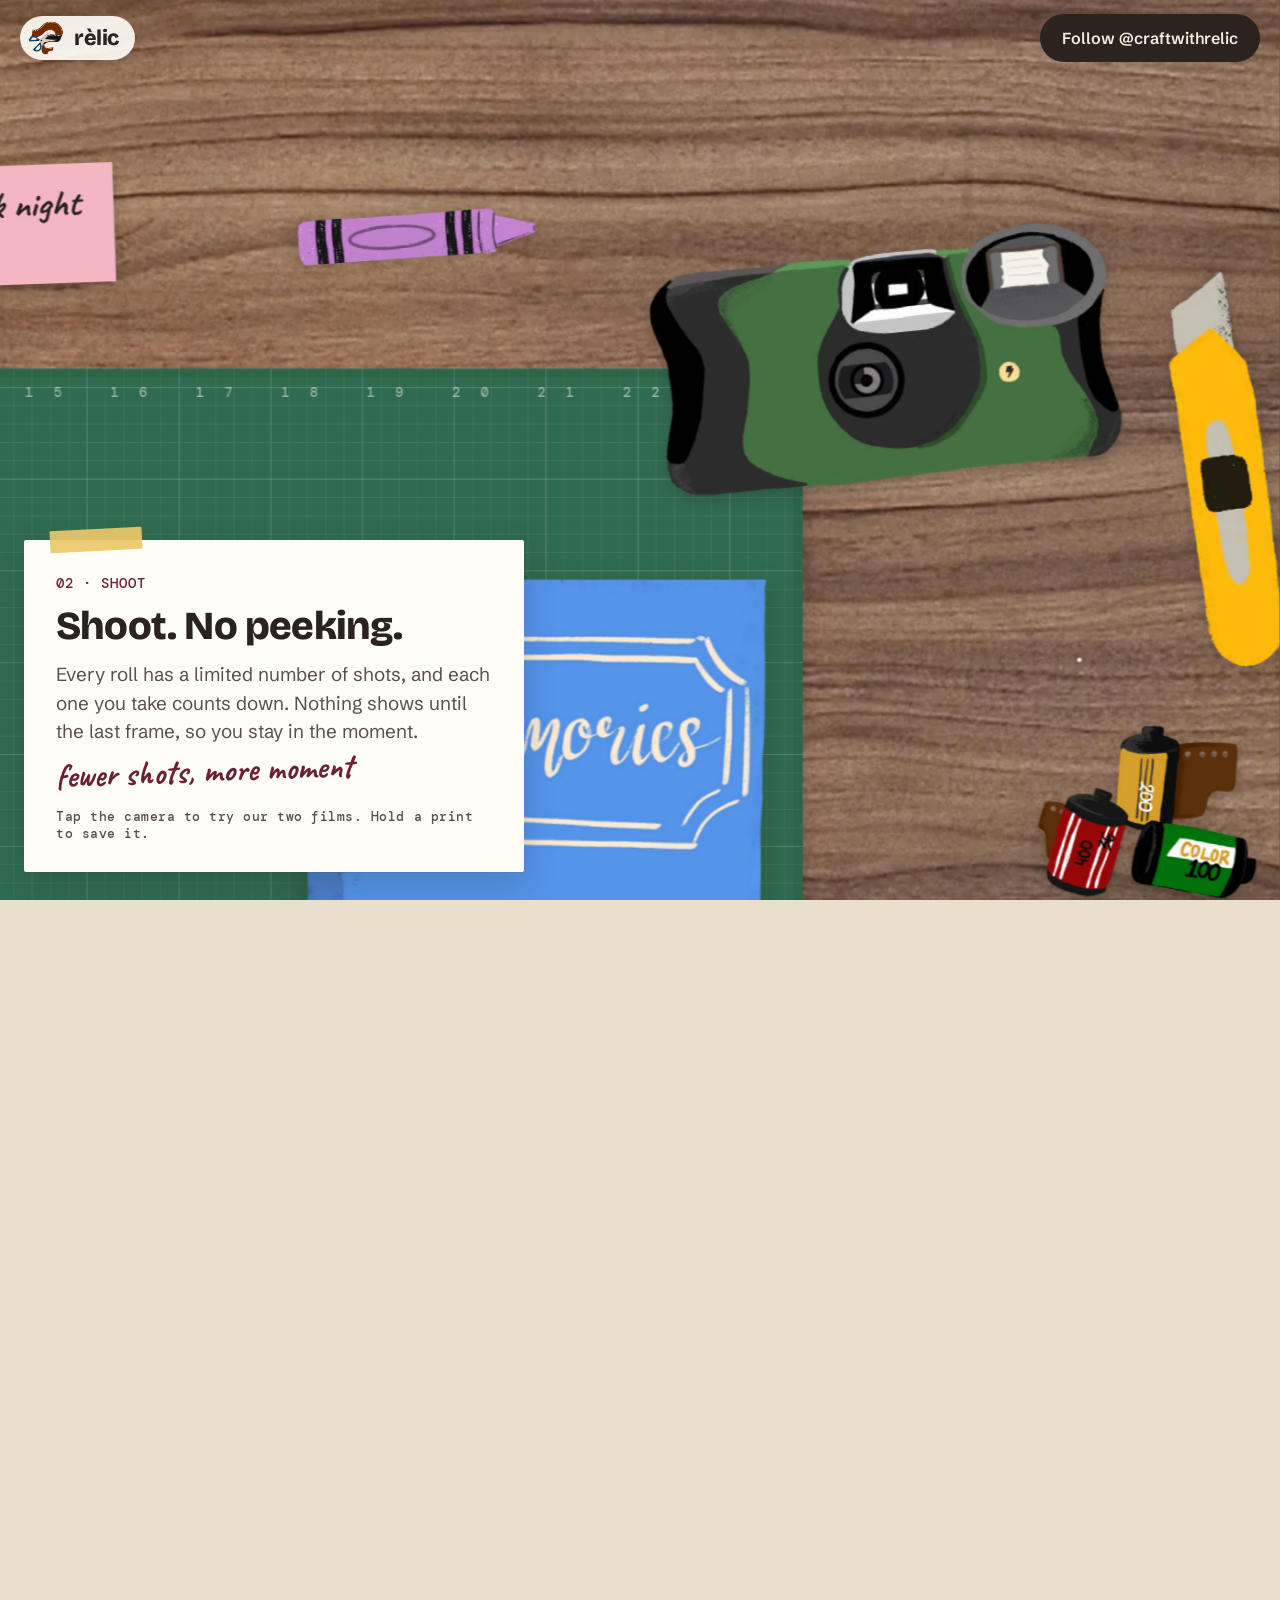
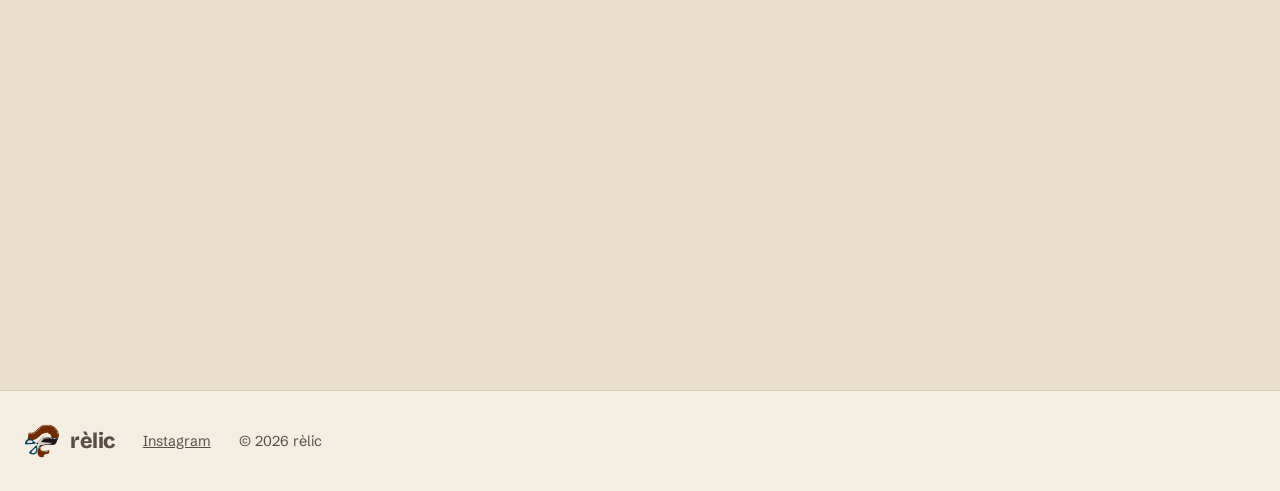
<file: site/index.html>
<!doctype html>
<html lang="en">
<head>
  <meta charset="utf-8">
  <meta name="viewport" content="width=device-width, initial-scale=1, viewport-fit=cover">
  <title>rèlic: shoot together, scrapbook together</title>
  <meta name="description" content="rèlic is a shared disposable camera for your friend group. Limited shots, revealed when the roll is done, made into one scrapbook by everyone. Coming soon to the App Store.">
  <meta name="theme-color" content="#F4EEE2">
  <meta property="og:title" content="rèlic: shoot together, scrapbook together">
  <meta property="og:description" content="A shared disposable camera for your friend group. Coming soon to the App Store.">
  <meta property="og:type" content="website">
  <meta property="og:image" content="share.jpg">
  <meta property="og:image:width" content="1200">
  <meta property="og:image:height" content="630">
  <meta name="twitter:card" content="summary_large_image">
  <link rel="icon" type="image/png" href="assets/img/favicon.png">
  <link rel="apple-touch-icon" href="assets/img/apple-touch-icon.png">
  <link rel="preconnect" href="https://fonts.googleapis.com">
  <link rel="preconnect" href="https://fonts.gstatic.com" crossorigin>
  <link rel="stylesheet" href="https://fonts.googleapis.com/css2?family=Bricolage+Grotesque:opsz,wght@12..96,700;12..96,800&family=Schibsted+Grotesk:wght@400;500;600&family=Caveat:wght@700&family=DM+Mono:wght@400;500&display=swap">
  <link rel="stylesheet" href="style.css">
</head>
<body>
  <svg width="0" height="0" style="position:absolute" aria-hidden="true">
    <symbol id="apple" viewBox="0 0 24 24"><path d="M16.4 12.6c0-2.5 2-3.7 2.1-3.8-1.2-1.7-3-1.9-3.6-2-1.5-.2-3 .9-3.8.9-.8 0-2-.9-3.3-.9-1.7 0-3.3 1-4.2 2.5-1.8 3.1-.5 7.7 1.3 10.2.9 1.2 1.9 2.6 3.2 2.6 1.3-.1 1.8-.8 3.3-.8s2 .8 3.3.8c1.4 0 2.3-1.3 3.1-2.5 1-1.4 1.4-2.8 1.4-2.9 0 0-2.8-1.1-2.8-4.1zM14 5.2c.7-.8 1.2-2 1-3.2-1 .1-2.2.7-3 1.5-.6.7-1.2 1.9-1 3.1 1.1.1 2.2-.6 3-1.4z"/></symbol>
  </svg>
  <a class="skip" href="#shot-8">Skip to coming soon</a>

  <header class="nav">
    <a class="brand" href="#top" aria-label="rèlic home">
      <img class="logo" src="assets/img/logo.png" alt="" width="36" height="36"><span class="wordmark">rèlic</span>
    </a>
    <a class="btn btn-ink" href="https://www.instagram.com/craftwithrelic/" target="_blank" rel="noopener">Follow @craftwithrelic</a>
  </header>

  <main id="top">
    <div class="scene" id="scene">
      <div class="stage" id="stage">
        <div class="flat" id="flat" aria-hidden="true"><div class="board" id="board"></div></div>
        <img class="static-still" src="assets/img/still-desk.webp" alt="A wooden desk seen from above, covered in scrapbook things: a red toolbox, an iPad with a scrapbook page, a disposable camera, film rolls, team photos, washi tape, a stack of scrapbooks and a coming soon note taped to a green cutting mat." loading="lazy" width="1200" height="750">

        <div class="pad" id="pad">
          <article class="note is-active" id="shot-1">
            <p class="kicker">A shared disposable camera</p>
            <h1>Shoot together. Scrapbook together.</h1>
            <p>rèlic is a camera roll your whole friend group shares. Limited shots, revealed when the roll is done, made into one scrapbook by everyone.</p>
            <div class="actions">
              <span class="badge" aria-label="Coming soon to the App Store"><svg aria-hidden="true"><use href="#apple"/></svg><span><small>Coming soon to the</small>App Store</span></span>
            </div>
            <p class="hint">Scroll to look around the desk</p>
          </article>

          <article class="note" id="shot-2">
            <p class="kicker">The problem</p>
            <h2>Hundreds of photos. Never looked at together.</h2>
            <p>They're split across camera rolls and group chats, shot by the one friend who always holds the phone, and buried a week later.</p>
            <p class="drag-hint">Drag the prints around</p>
          </article>

          <article class="note" id="shot-3">
            <p class="kicker">01 · Start a roll</p>
            <h2>Start a roll. Share one code.</h2>
            <p>Name it and pick 24, 36, 48 or 72 shots. Send the roll code and friends join in a tap, all shooting on the same roll.</p>
          </article>

          <article class="note" id="shot-4">
            <p class="kicker">02 · Shoot</p>
            <h2>Shoot. No peeking.</h2>
            <p>Every roll has a limited number of shots, and each one you take counts down. Nothing shows until the last frame, so you stay in the moment.</p>
            <p class="scrawl">fewer shots, more moment</p>
            <p class="drag-hint">Tap the camera to try our two films. Hold a print to save it.</p>
          </article>

          <article class="note" id="shot-5">
            <p class="kicker">03 · Make it together</p>
            <h2>Build the scrapbook together, live.</h2>
            <p>When the roll develops, open the shared book. Everyone adds photos, tape, stickers and doodles at the same time, and you watch each other's pages come together.</p>
            <p class="drag-hint">Draw on the right page</p>
          </article>

          <article class="note" id="shot-6">
            <p class="kicker">The scrapbook</p>
            <h2>One night, five points of view.</h2>
            <p>This one's ours. Flip through it.</p>
            <div class="flipnav">
              <button class="btn btn-line" type="button" id="flip-prev">Previous page</button>
              <button class="btn btn-line" type="button" id="flip-next">Next page</button>
            </div>
          </article>

          <article class="note" id="shot-7">
            <p class="kicker">Your shelf</p>
            <h2>Every hangout gets a spine.</h2>
            <p>Finished scrapbooks stack up on your profile shelf, ready to reopen whenever.</p>
            <p class="scrawl">ours, not mine</p>
          </article>

          <article class="note" id="shot-8">
            <p class="scrawl big">coming soon</p>
            <h2>rèlic lands on the App Store soon.</h2>
            <p>Get your group ready, and follow along while we build it.</p>
            <div class="actions">
              <span class="badge" aria-label="Coming soon to the App Store"><svg aria-hidden="true"><use href="#apple"/></svg><span><small>Coming soon to the</small>App Store</span></span>
              <a class="btn btn-maroon" href="https://www.instagram.com/craftwithrelic/" target="_blank" rel="noopener">Follow @craftwithrelic</a>
            </div>
          </article>
        </div>
      </div>
    </div>
  </main>

  <footer class="foot">
    <span class="brand"><img class="logo" src="assets/img/logo.png" alt="" width="36" height="36"><span class="wordmark">rèlic</span></span>
    <a href="https://www.instagram.com/craftwithrelic/" target="_blank" rel="noopener">Instagram</a>
    <span>© 2026 rèlic</span>
  </footer>

  <script type="module" src="main.js"></script>
</body>
</html>
</file>
<file: site/style.css>
/* rèlic — one sticky stage over one flat-lay desk that always fills the screen.
   All copy lives in one notepad card that swaps per shot. */
:root{
  --paper:#F4EEE2; --wall:#EADFCB; --floor:#DCCDB4; --card:#FFFDF8; --line:#D8CAB2;
  --ink:#2A231E; --ink-2:#5A4F46; --maroon:#6B2230; --tape:#EBC86A; --mat:#2F6B4F;
  --f-display:"Bricolage Grotesque","Arial Black",system-ui,sans-serif;
  --f-body:"Schibsted Grotesk",system-ui,-apple-system,"Segoe UI",sans-serif;
  --f-hand:"Caveat","Comic Sans MS",cursive;
  --f-mono:"DM Mono",ui-monospace,"SF Mono",Menlo,monospace;
  --ease:cubic-bezier(.4,0,.2,1);
  --land:cubic-bezier(.2,.9,.3,1.04);
  --gutter:max(16px,env(safe-area-inset-left,0px));
  --unit:100svh;
  color-scheme:light;
}
*{box-sizing:border-box}
html,body{margin:0;background:var(--wall);color:var(--ink);font-family:var(--f-body);-webkit-font-smoothing:antialiased}
a{color:inherit}
:focus-visible{outline:2px solid var(--maroon);outline-offset:3px;border-radius:4px}

.skip{position:fixed;left:var(--gutter);top:-60px;z-index:30;background:var(--ink);color:var(--paper);padding:10px 14px;border-radius:8px;text-decoration:none;font:500 .9rem var(--f-body)}
.skip:focus{top:calc(12px + env(safe-area-inset-top,0px))}

/* ---------- nav ---------- */
.nav{position:fixed;inset:0 0 auto 0;z-index:20;display:flex;align-items:center;justify-content:space-between;gap:12px;
  padding:calc(14px + env(safe-area-inset-top,0px)) max(20px,env(safe-area-inset-right,0px)) 14px max(20px,env(safe-area-inset-left,0px));pointer-events:none}
.nav > *{pointer-events:auto}
.brand{display:inline-flex;align-items:center;gap:10px;text-decoration:none;min-height:44px}
.nav .brand{background:rgba(255,253,248,.9);padding:4px 16px 4px 8px;border-radius:999px;box-shadow:0 4px 12px rgba(42,35,30,.18)}
.logo{display:block;width:36px;height:36px;object-fit:contain}
.wordmark{font:800 1.35rem var(--f-display);letter-spacing:-.02em}

.btn{display:inline-flex;align-items:center;justify-content:center;min-height:48px;padding:0 22px;border-radius:999px;text-decoration:none;border:0;cursor:pointer;font:600 1rem var(--f-body);transition:transform .15s var(--ease),background-color .15s var(--ease),opacity .15s}
.btn:hover{transform:translateY(-1px)}
.btn:active{transform:translateY(1px)}
.btn-ink{background:var(--ink);color:var(--paper)}
.btn-ink:hover{background:#3d332c}
.btn-maroon{background:var(--maroon);color:#fff}
.btn-maroon:hover{background:#7d2a39}
.btn-line{background:transparent;color:var(--ink);box-shadow:inset 0 0 0 1.5px var(--ink)}
.btn-line:hover{background:var(--ink);color:var(--paper)}
.btn:disabled{opacity:.35;cursor:default;transform:none;background:transparent;color:var(--ink)}

/* ---------- scene ---------- */
.scene{position:relative;height:calc(var(--units,11) * var(--unit))}
.stage{position:sticky;top:0;height:100svh;overflow:hidden;background:#7a4f31;touch-action:pan-y}
.flat{position:absolute;inset:0;z-index:2;pointer-events:none;transform-origin:50% 45%;animation:settle 1.1s var(--ease) both}
@keyframes settle{from{transform:scale(1.06);opacity:0}to{transform:none;opacity:1}}
.board{position:absolute;left:0;top:0;transform-origin:0 0;will-change:transform}

/* ---------- the flat-lay desk ---------- */
.desk-wood{position:absolute;inset:0;background:#8a5a37 url(assets/img/wood.webp) center/cover}
.it{position:absolute;display:block;transform:translate(-50%,-50%) rotate(var(--r,0deg));user-select:none;-webkit-user-drag:none}
img.it{height:auto;filter:drop-shadow(0 6px 8px rgba(42,35,30,.28))}
.mat{position:absolute;transform:translate(-50%,-50%);border-radius:14px;background-color:var(--mat);
  background-image:linear-gradient(rgba(255,255,255,.14) 1.5px,transparent 1.5px),linear-gradient(90deg,rgba(255,255,255,.14) 1.5px,transparent 1.5px),
    linear-gradient(rgba(255,255,255,.07) 1px,transparent 1px),linear-gradient(90deg,rgba(255,255,255,.07) 1px,transparent 1px);
  background-size:100px 100px,100px 100px,20px 20px,20px 20px;background-position:20px 20px;
  box-shadow:0 10px 24px rgba(0,0,0,.22),inset 0 0 0 10px rgba(0,0,0,.06)}
.mat-num{position:absolute;left:30px;right:30px;font:500 15px var(--f-mono);color:rgba(255,255,255,.5);letter-spacing:22px;white-space:nowrap;overflow:hidden}
.mat-top{top:16px}


.pol{margin:0;background:#FFFDF8;padding:calc(var(--w,200px)*.06) calc(var(--w,200px)*.06) calc(var(--w,200px)*.2);box-shadow:0 8px 16px rgba(42,35,30,.28)}
.pol img{display:block;width:100%;aspect-ratio:1;object-fit:cover;filter:saturate(.92) contrast(1.02)}
.pol figcaption{position:absolute;left:0;right:0;bottom:calc(var(--w,200px)*.03);text-align:center;font:700 26px var(--f-hand);color:var(--maroon)}
.pol.small figcaption{font-size:28px}

/* phone: an iPhone seen from above */
.phone{border-radius:40px;background:#1d1d1f;padding:8px;box-shadow:0 0 0 2.5px #8f8b86,0 0 0 4px #2b2a29,0 20px 32px rgba(42,35,30,.38)}
.phone::before{content:"";position:absolute;right:-6px;top:118px;width:4px;height:62px;border-radius:0 3px 3px 0;background:#8f8b86}
.phone::after{content:"";position:absolute;left:-6px;top:86px;width:4px;height:26px;border-radius:3px 0 0 3px;background:#8f8b86;box-shadow:0 44px 0 #8f8b86,0 82px 0 #8f8b86}
.screen{position:relative;width:100%;height:100%;border-radius:33px;overflow:hidden;background:#F7F2EB;container-type:inline-size}
.screen > *{--fp:calc(100cqw / 402)}
.screen::before{content:"";position:absolute;top:1.6%;left:38.18%;width:23.63%;height:4.2%;border-radius:99px;background:#000;z-index:3}
.screen::after{content:"";position:absolute;bottom:6px;left:50%;width:64px;height:4px;margin-left:-32px;border-radius:3px;background:rgba(0,0,0,.8);z-index:3}
.phone[data-mode="camera"] .screen::after{background:rgba(255,255,255,.85)}
.ph-status{position:absolute;top:calc(24*var(--fp));left:calc(62*var(--fp));right:calc(38*var(--fp));display:flex;align-items:center;gap:calc(6*var(--fp));font:600 calc(17*var(--fp))/1 var(--f-body);color:#000;z-index:2;transition:opacity .2s}
.phone[data-mode="create"] .ph-status{opacity:0}
.ph-status b{margin-right:auto}
.phone[data-mode="camera"] .ph-status{color:#fff}
.ph-sig{width:calc(20*var(--fp));height:calc(13*var(--fp));background:linear-gradient(90deg,currentColor 0 2px,transparent 2px 3.5px,currentColor 3.5px 5.5px,transparent 5.5px 7px,currentColor 7px 9px,transparent 9px 10.5px,currentColor 10.5px);clip-path:polygon(0 70%,25% 70%,25% 50%,50% 50%,50% 25%,75% 25%,75% 0,100% 0,100% 100%,0 100%)}
.ph-wifi{width:calc(17*var(--fp));height:calc(12*var(--fp));background:currentColor;clip-path:polygon(50% 100%,0 25%,20% 5%,50% 0,80% 5%,100% 25%)}
.ph-bat{width:calc(27*var(--fp));height:calc(13*var(--fp));border-radius:calc(4*var(--fp));background:currentColor}
.screen section{position:absolute;inset:0;padding:42px 14px 22px;display:flex;flex-direction:column;gap:8px;opacity:0;transition:opacity .35s var(--ease)}
.phone[data-mode="roll"] [data-mode="done"],.phone[data-mode="create"] [data-mode="create"],.phone[data-mode="join"] [data-mode="join"],.phone[data-mode="room"] [data-mode="room"],
.phone[data-mode="camera"] [data-mode="camera"],.phone[data-mode="done"] [data-mode="done"]{opacity:1}
.screen .dark{background:#151311}
.screen small{font:500 11px var(--f-body);color:var(--ink-2)}
/* create roll: the Figma screen, with the typing, the pick and the tap laid over it */
.screen .ph-fig{padding:0;display:block}
.ph-figimg{position:absolute;inset:0;width:100%;height:100%;display:block}
.cr-name{position:absolute;left:3.86%;top:31.06%;width:91.8%;height:5.84%;display:flex;align-items:center;padding-left:calc(17*var(--fp));font:500 calc(16*var(--fp)) var(--f-body);color:#1d1a17}
.cr-chip{position:absolute;top:48.05%;width:24.63%;display:block}
.cr-chip.c24{left:0}
.cr-chip.c36{left:25.12%;opacity:0}
.cr-press{position:absolute;left:5.6%;top:87.8%;width:88.8%;height:5.84%;border-radius:99px;background:#fff;opacity:0}
.cr-tap{position:absolute;left:50%;top:90.7%;width:calc(44*var(--fp));height:calc(44*var(--fp));margin:calc(-22*var(--fp)) 0 0 calc(-22*var(--fp));border-radius:50%;background:rgba(255,255,255,.55);opacity:0}
/* the room: the roll code and who's in (styled after the Figma screens) */
/* Join Roll and the roll's lobby: the app's own screens (JoinRollView, CreateRollLobbyView), at 402 pt wide */
.screen :is(.ph-join,.ph-lobby){padding:0;display:block;color:#1d1a17;--f-ios:-apple-system,"SF Pro Text",system-ui,"Schibsted Grotesk",sans-serif;font-family:var(--f-ios)}
.screen :is(.ph-join,.ph-lobby) > *{position:absolute;margin:0}
.ph-btn{top:calc(56*var(--fp));width:calc(44*var(--fp));height:calc(44*var(--fp));border-radius:50%;background:#FEFEFD;box-shadow:0 0 0 calc(1*var(--fp)) #2A241F,0 calc(3.5*var(--fp)) 0 #2A241F}
.ph-btn.back,.ph-btn.close{left:calc(15*var(--fp))}
.ph-btn.more{right:calc(16*var(--fp))}
.ph-btn.back::after{content:"";position:absolute;left:42%;top:36%;width:24%;height:24%;border:solid #1d1a17;border-width:0 0 calc(2.4*var(--fp)) calc(2.4*var(--fp));transform:rotate(45deg)}
.ph-btn.close::before,.ph-btn.close::after{content:"";position:absolute;left:28%;top:calc(50% - 1.1*var(--fp));width:44%;height:calc(2.2*var(--fp));border-radius:2px;background:#1d1a17;transform:rotate(45deg)}
.ph-btn.close::after{transform:rotate(-45deg)}
.ph-btn.more i,.ph-btn.more::before,.ph-btn.more::after{content:"";position:absolute;top:calc(50% - 2.2*var(--fp));left:calc(50% - 2.2*var(--fp));width:calc(4.4*var(--fp));height:calc(4.4*var(--fp));border-radius:50%;background:#1d1a17}
.ph-btn.more::before{margin-left:calc(-9*var(--fp))}
.ph-btn.more::after{margin-left:calc(9*var(--fp))}
/* Join Roll */
.jn-title{left:0;right:0;top:calc(70*var(--fp));text-align:center;font:600 calc(18*var(--fp))/calc(22*var(--fp)) var(--f-ios)}
.jn-art{left:calc(22*var(--fp));top:calc(110*var(--fp));width:calc(358*var(--fp));aspect-ratio:376/219}
.jn-art img{position:absolute;display:block}
.jn-phones{left:0;top:0;width:100%;height:85.84%}
.jn-squint{left:68.09%;top:26.03%;width:20.21%;height:73.97%}
.jn-happy{left:16.22%;top:12.33%;width:25.8%;height:56.16%}
.jn-air{left:0;right:0;top:calc(326*var(--fp));text-align:center;font:400 calc(20*var(--fp))/calc(24*var(--fp)) var(--f-ios);color:#000}
.jn-rule{left:calc(31*var(--fp));right:calc(31*var(--fp));top:calc(373*var(--fp));height:1px;background:#DCD7D0}
.jn-label{left:calc(42*var(--fp));top:calc(384*var(--fp));font:400 calc(20*var(--fp))/calc(24*var(--fp)) var(--f-ios);color:#000}
.jn-code{left:calc(41*var(--fp));top:calc(412*var(--fp));display:flex;gap:calc(5*var(--fp))}
.jn-code span{width:calc(49*var(--fp));height:calc(58*var(--fp));border-radius:calc(10*var(--fp));background:#fff;box-shadow:inset 0 0 0 calc(1*var(--fp)) #000;display:grid;place-items:center}
.jn-code i{font:400 calc(30*var(--fp))/1 ui-monospace,"SF Mono",Menlo,"DM Mono",monospace;font-style:normal;color:#000}
.jn-btn{left:calc(22*var(--fp));right:calc(22*var(--fp));top:calc(767*var(--fp));height:calc(52*var(--fp));border-radius:99px;background:#282420;color:#fff;text-align:center;font:600 calc(18*var(--fp))/calc(52*var(--fp)) var(--f-ios)}
.jn-tap{left:50%;top:calc(793*var(--fp));width:calc(46*var(--fp));height:calc(46*var(--fp));margin:calc(-23*var(--fp)) 0 0 calc(-23*var(--fp));border-radius:50%;background:rgba(255,255,255,.5);opacity:0}
/* the lobby */
.screen .ph-lobby{background:#F8F2EB}
.lb-deco{left:0;top:0;width:100%;display:block}
.lb-title{left:calc(21*var(--fp));top:calc(110*var(--fp));font:700 calc(40*var(--fp))/calc(48*var(--fp)) var(--f-ios);letter-spacing:-.01em}
.lb-meta{left:calc(22*var(--fp));top:calc(165*var(--fp));display:flex;gap:calc(18*var(--fp));font:400 calc(19*var(--fp))/calc(24*var(--fp)) var(--f-ios);color:#5E5850}
.lb-meta > span{display:flex;align-items:center;gap:calc(8*var(--fp))}
.lb-meta svg{width:calc(28*var(--fp));height:calc(28*var(--fp));fill:none;stroke:currentColor;stroke-width:1.5;stroke-linecap:round;stroke-linejoin:round}
.lb-meta b{font-weight:700;display:flex;gap:.25em}
.lb-n{display:block;height:1.2em;line-height:1.2em;overflow:hidden}
.lb-n i{display:block;font-style:normal;transform:translateY(-500%)}
.lb-people{left:calc(31*var(--fp));top:calc(228*var(--fp));display:grid;grid-template-columns:repeat(3,calc(100*var(--fp)));column-gap:calc(19*var(--fp));row-gap:calc(10*var(--fp))}
.lb-people figure{margin:0;text-align:center}
.lb-people img,.lb-init{display:block;width:calc(100*var(--fp));height:calc(100*var(--fp));border-radius:50%;object-fit:cover}
.lb-init{display:grid;place-items:center;background:#FEFCF7;font:400 calc(48*var(--fp))/1 var(--f-ios);color:#1d1a17}
.lb-init.dark{background:#6A2430;color:#fff}
.lb-people figcaption{margin-top:calc(9*var(--fp));display:flex;flex-direction:column;font:700 calc(16*var(--fp))/calc(17*var(--fp)) var(--f-ios)}
.lb-people small{font:400 calc(16*var(--fp))/calc(17*var(--fp)) var(--f-ios);color:#1d1a17}
.lb-wait{left:0;right:0;top:calc(784*var(--fp));text-align:center;font:400 calc(20*var(--fp))/calc(24*var(--fp)) var(--f-ios);color:#6F6C64}
.ph-view{margin-top:10px;flex:1;border-radius:8px;background:linear-gradient(160deg,#3a3a3a,#262422)}
.ph-shutter{align-self:center;width:42px;height:42px;border-radius:50%;background:#fff;box-shadow:0 0 0 4px #151311,0 0 0 6px #fff}

/* the pile of prints in the problem shot can be pushed around */
/* anything loose on the desk can be picked up and moved (a finger holds it for a moment first) */
.drag{pointer-events:auto;cursor:grab;touch-action:pan-y;-webkit-touch-callout:none}
.drag.held{cursor:grabbing;scale:1.05}
.spill:not(.on),.shot-print.gone{pointer-events:none}
/* the big objects take you to their part of the story */
.board [data-go]:not(.cam){pointer-events:auto;cursor:pointer}
.board[data-shot="2"] .phone,.board[data-shot="4"] :is(.toolbox,.ipad),.board[data-shot="5"] .book,.board[data-shot="6"] .stack{cursor:auto}
.book.on,.book.on *{pointer-events:none!important}
/* the book box is two pages wide (open size); closed, only the cover takes the click */
.board .book.closed{pointer-events:none}
.board .book.closed .is-cover{pointer-events:auto;cursor:pointer}

/* things that fly in and land */
.fly{opacity:0;transform:translate(-50%,-50%) translate(var(--fx),var(--fy)) rotate(var(--fr)) scale(var(--fs));
  transition:transform .6s var(--land),opacity .3s var(--ease)}
.fly.on{opacity:1;transform:translate(-50%,-50%) rotate(var(--r))}
.write.fly{transform:translate(-50%,-50%) rotate(var(--r));clip-path:inset(0 100% 0 0);opacity:1;transition:clip-path .7s var(--ease)}
.write.fly.on{clip-path:inset(0 0 0 0)}

/* stack of finished books */
.stack{transform:translate(-50%,-50%)}
.sbook{position:absolute;width:300px;height:400px;border-radius:6px 12px 12px 6px;transform:translate(-50%,-50%) rotate(var(--r));
  box-shadow:0 10px 18px rgba(42,35,30,.32),inset 14px 0 0 rgba(0,0,0,.14),inset 0 0 0 1px rgba(255,255,255,.08)}
.sbook-label{position:absolute;left:50%;top:22%;transform:translateX(-50%) rotate(-2deg);background:#FFFDF8;padding:6px 16px;font:700 34px var(--f-hand);color:var(--ink);white-space:nowrap;box-shadow:0 2px 4px rgba(0,0,0,.15)}

/* the scrapbook */
.book{perspective:3200px;transform:translate(-50%,-50%);z-index:900}   /* above anything picked up and moved (those count up from 50) */
.book .page,.book .face{position:absolute;top:0;width:50%;height:100%}
.book .page{background:#FBF7EE;background-image:radial-gradient(rgba(42,35,30,.09) 1.2px,transparent 1.4px);background-size:22px 22px}
.book > .base{left:50%;border-radius:0 8px 8px 0;box-shadow:0 14px 26px rgba(42,35,30,.3),inset 18px 0 22px -14px rgba(0,0,0,.25)}
.leaf{position:absolute;left:50%;top:0;width:50%;height:100%;transform-origin:left center;transform-style:preserve-3d;transform:rotateY(var(--a,0deg))}
.leaf .face{left:0;width:100%;backface-visibility:hidden;-webkit-backface-visibility:hidden}
.leaf .front.page{border-radius:0 8px 8px 0;box-shadow:inset 18px 0 22px -14px rgba(0,0,0,.25)}
.leaf .back{transform:rotateY(180deg);border-radius:0 8px 8px 0;box-shadow:inset 18px 0 22px -14px rgba(0,0,0,.25)}
.leaf.turning .face{box-shadow:0 18px 30px rgba(0,0,0,.2)}
.is-cover .cover{position:absolute;inset:0;filter:drop-shadow(0 14px 16px rgba(42,35,30,.32))}
.is-cover img{width:100%;height:100%;object-fit:cover;display:block}
.book.on{opacity:0;transition:opacity .35s var(--ease)}
/* closed: only the cover shows, so its transparent edges show the mat, not the pages */
.book.closed > .base,.book.closed > .leaf ~ .leaf{visibility:hidden}
/* the last spread: a letter */
.letter{font:700 50px/1.12 var(--f-hand);color:var(--ink);text-align:left}
.letter span{display:block}
.letter span:last-child{margin-top:8px;text-align:right;font-size:40px;color:var(--maroon)}
.draw{position:absolute;inset:0;width:100%;height:100%;display:block}
/* the iPad's right page is a blank to draw on, while the 'make it together' shot is up */
.board[data-shot="4"] .ip-blank .draw{pointer-events:auto;cursor:crosshair;touch-action:none}
.try{font:700 62px/1 var(--f-hand);color:rgba(107,34,48,.6);text-align:center;transition:opacity .3s var(--ease)}
.try small{display:block;margin-top:14px;font:500 19px var(--f-mono);letter-spacing:.06em;color:rgba(42,35,30,.5)}
.try.gone{opacity:0}
.board[data-shot="4"] .ip-blank .try:not(.gone){animation:beckon .7s var(--ease) .4s 2 alternate}
@keyframes beckon{to{transform:translate(-50%,-50%) rotate(-2deg) translateY(-8px)}}
.book{transition:opacity .35s var(--ease) .1s}
.page .it{transform:translate(-50%,-50%) rotate(var(--r,0deg))}
.page .pol figcaption{font-size:22px}
.title-l{font:700 64px/0.95 var(--f-hand);color:var(--maroon);text-align:center}
.title-l span{font-size:40px;color:var(--ink-2)}
.scrawl-l{font:700 40px/1 var(--f-hand);color:var(--ink);text-align:center}
.byline{font:700 30px var(--f-hand);color:var(--maroon);background:var(--tape);padding:8px 14px;text-align:center;line-height:1}
.washi{filter:none;opacity:.92}
.sticker{filter:drop-shadow(0 3px 3px rgba(0,0,0,.2))}

.shelved{opacity:0;transform:translate(-50%,-50%) scale(.98);transition:transform .9s var(--ease),opacity .25s var(--ease)}
.shelved img{width:100%;height:100%;object-fit:cover;display:block;filter:drop-shadow(0 14px 16px rgba(42,35,30,.32))}
.shelved .sbook-label{top:58%}
.shelved.on{opacity:1;transform:translate(-50%,-50%) translate(var(--to-x),var(--to-y)) rotate(-6deg) scale(.5)}

.soon{background:#FFFDF8;display:flex;flex-direction:column;align-items:center;justify-content:center;gap:6px;box-shadow:0 18px 34px rgba(42,35,30,.3)}
.soon b{font:700 150px/1 var(--f-hand);color:var(--maroon)}
.soon small{font:500 26px var(--f-mono);letter-spacing:.08em;color:var(--ink-2)}
.soon-tape{position:absolute;top:-26px;left:50%;width:220px;height:56px;margin-left:-110px;background:var(--tape);opacity:.92;transform:rotate(-4deg)}

/* ---------- the notepad ---------- */
.pad{position:absolute;z-index:5;left:max(24px,env(safe-area-inset-left,0px));bottom:calc(28px + env(safe-area-inset-bottom,0px));width:min(500px,calc(100% - 48px));display:grid}
.note{position:relative;grid-area:1/1;align-self:end;background:var(--card);border-radius:2px;padding:34px 32px 30px;box-shadow:0 1px 0 rgba(42,35,30,.06),0 14px 34px rgba(42,35,30,.18);
  display:grid;gap:14px;align-content:start;opacity:0;visibility:hidden;transform:translateY(14px);transition:opacity .28s var(--ease),transform .32s var(--ease),visibility 0s linear .32s}
.note::before{content:"";position:absolute;top:-11px;left:26px;width:92px;height:22px;background:var(--tape);opacity:.92;transform:rotate(-3deg);border-radius:1px}
.note.is-active{opacity:1;visibility:visible;transform:none;transition:opacity .32s var(--ease) .06s,transform .38s var(--ease) .06s,visibility 0s}
.note.is-leaving{transform:translateY(-16px) rotate(-1.5deg)}
.note p{margin:0;line-height:1.5;color:var(--ink-2);font-size:1.18rem}
.note h1,.note h2{margin:0;font-family:var(--f-display);font-weight:800;letter-spacing:-.02em;line-height:1.05;text-wrap:balance;color:var(--ink)}
.note h1{font-size:clamp(2.4rem,4.4vw,3.5rem)}
.note h2{font-size:clamp(1.9rem,3.1vw,2.6rem)}
.kicker{font:500 .9rem var(--f-mono)!important;letter-spacing:.07em;text-transform:uppercase;color:var(--maroon)!important}
.scrawl{font-family:var(--f-hand)!important;font-weight:700;font-size:2.1rem!important;line-height:1!important;color:var(--maroon)!important;transform:rotate(-2deg);transform-origin:left}
.scrawl.big{font-size:3.6rem!important}
.hint,.drag-hint{font:500 .8rem var(--f-mono)!important;color:var(--ink-2);letter-spacing:.04em}
.actions,.flipnav{display:flex;flex-wrap:wrap;gap:10px;margin-top:4px}
.badge{display:inline-flex;align-items:center;gap:8px;min-height:52px;padding:8px 20px 8px 14px;border-radius:12px;background:var(--ink);color:var(--paper);font:600 1.15rem var(--f-body);line-height:1.05;cursor:default}
.badge small{display:block;font-size:11px;font-weight:500;opacity:.8}
.badge svg{width:26px;height:26px;fill:currentColor;flex:none}

.foot{display:flex;flex-wrap:wrap;align-items:center;gap:12px 28px;padding:28px max(24px,env(safe-area-inset-right,0px)) calc(28px + env(safe-area-inset-bottom,0px)) max(24px,env(safe-area-inset-left,0px));background:var(--paper);border-top:1px solid var(--line);font-size:.9rem;color:var(--ink-2)}
.foot a{min-height:44px;display:inline-flex;align-items:center}

/* ---------- phones: the notepad becomes a card across the bottom ---------- */
@media (max-width:1099px){
  :root{--unit:80svh}
  .nav .btn{padding:0 14px;font-size:.85rem}
  .pad{left:var(--gutter);right:max(16px,env(safe-area-inset-right,0px));width:auto;bottom:calc(16px + env(safe-area-inset-bottom,0px))}
  .note{padding:24px 18px 18px;gap:9px}
  .note p{font-size:1.02rem;line-height:1.45}
  .note h1{font-size:2.05rem}
  .hint{display:none}
  .note h2{font-size:1.6rem}
  .kicker{font-size:.8rem!important}
  .scrawl{font-size:1.75rem!important}
  .scrawl.big{font-size:2.6rem!important}
  .badge{min-height:48px;font-size:1.05rem}
}
/* phones: a tighter notepad so the desk gets more of the screen */
@media (max-width:639px){
  .pad{bottom:calc(12px + env(safe-area-inset-bottom,0px))}
  .note{padding:18px 16px 14px;gap:6px}
  .note p{font-size:.95rem;line-height:1.42}
  .note h1{font-size:1.75rem}
  .note h2{font-size:1.38rem}
  .kicker{font-size:.72rem!important}
  .scrawl{font-size:1.45rem!important}
  .scrawl.big{font-size:2.1rem!important}
  .flipnav .btn{min-height:44px}
  /* the App Store badge and Follow sit side by side, sized to their words */
  .actions{gap:8px}
  .badge{min-height:40px;padding:5px 11px 5px 8px;gap:5px;border-radius:10px;font-size:.88rem}
  .badge small{font-size:11px;letter-spacing:-.01em}
  .badge svg{width:18px;height:18px}
  .actions .btn{min-height:40px;padding:0 12px;font-size:.8rem}
}
@media (min-width:640px) and (max-width:1099px){
  .pad{right:auto;width:min(600px,calc(100% - 32px))}
  .flipnav .btn{flex:1}
}

/* ---------- reduced motion: every note in order, as a plain page ---------- */
.static .scene{height:auto}
.static .stage{position:static;height:auto;overflow:visible;padding:96px var(--gutter) 48px;background:var(--wall)}
.static .flat{display:none}
.static-still{display:none}
.static .static-still{display:block;width:min(960px,100%);height:auto;margin:0 auto 40px;border-radius:12px}
.static .pad{position:static;width:min(560px,100%);margin:0 auto;gap:28px}
.static .note{grid-area:auto;opacity:1;visibility:visible;transform:none;transition:none}
.static .flipnav{display:none}
@media (prefers-reduced-motion:reduce){
  .note,.btn,.fly,.shelved,.book{transition:none!important}
  .flat{animation:none}
}

/* stills (?bare) */
.bare .nav,.bare .pad,.bare .skip{opacity:0!important}

/* shot checks (?at=): land every state at once */
.snap *,.snap *::before{transition:none!important;animation:none!important}

/* ---------- the lived-in layer ---------- */
.taperoll{border-radius:50%;background:radial-gradient(circle,#B07A4E 0 25%,rgba(0,0,0,.18) 25.5% 28%,var(--c) 28.5%);box-shadow:0 8px 14px rgba(42,35,30,.3),inset 0 0 0 6px rgba(255,255,255,.18)}
.booth{display:flex;flex-direction:column;gap:8px;background:#FFFDF8;padding:10px 10px 34px;box-shadow:0 8px 16px rgba(42,35,30,.28)}
.booth img{display:block;width:100%;aspect-ratio:4/3;object-fit:cover;filter:grayscale(.85) contrast(1.05)}
.paper-note{background:var(--c,#FFF3B0);padding:22px 24px;font:700 40px/1.08 var(--f-hand);color:var(--ink);box-shadow:0 8px 14px rgba(42,35,30,.25)}
.letters{display:flex;gap:6px}
.letters i{font:800 58px/1 var(--f-display);font-style:normal;padding:8px 12px;color:#fff;box-shadow:0 4px 8px rgba(0,0,0,.25);transform:rotate(calc((var(--k) - 1.5) * 7deg))}
.letters i:nth-child(1){background:#6B2230}.letters i:nth-child(2){background:#EBC86A;color:#2A231E}.letters i:nth-child(3){background:#3FA7A0}.letters i:nth-child(4){background:#E07A5F}
.eraser{border-radius:10px;background:#F4B6C2;box-shadow:0 6px 10px rgba(42,35,30,.28);overflow:hidden}
.eraser span{position:absolute;right:0;top:0;bottom:0;width:42%;background:#4F83D6}

/* ---------- arrival moments: each part of the desk does one thing while it is in view ---------- */
/* 1 · the whole desk: the scrapbook lifts off the mat, inviting a look */
.board[data-shot="0"] .book .is-cover .cover{animation:lift 2.6s var(--ease) .4s infinite alternate}
@keyframes lift{to{transform:translate(-6px,-12px) rotate(-1.2deg);filter:drop-shadow(0 30px 26px rgba(42,35,30,.36))}}
/* 3 · start a roll: the name types itself, Next gets tapped; a friend's phone types the code and joins; the lobby fills up */
.typed{display:inline-block;overflow:hidden;white-space:nowrap;vertical-align:bottom;border-right:calc(1.5*var(--fp)) solid transparent;width:max-content;max-width:0}
.phone[data-mode="create"] .typed{animation:type 1s steps(8,end) .4s forwards,caret .5s step-end .4s 3}
@keyframes type{from{max-width:0}to{max-width:4.4em}}
@keyframes caret{50%{border-color:#1d1a17}}
.phone[data-mode="create"] .cr-press{animation:crPress .45s var(--ease) 1.85s}
@keyframes crPress{40%{opacity:.18}}
.phone[data-mode="create"] .cr-tap{animation:tapdot .55s var(--ease) 1.8s}
@keyframes tapdot{0%{opacity:0;transform:scale(.4)}30%{opacity:1}100%{opacity:0;transform:scale(1.5)}}
/* Join Roll: each box takes focus, its letter lands, then Join Roll wakes up and gets tapped */
.phone[data-mode="join"] .jn-code span{animation:jnFocus .2s linear calc(.15s + var(--i) * .2s)}
@keyframes jnFocus{from,to{box-shadow:inset 0 0 0 calc(2*var(--fp)) #282420}}
.phone[data-mode="join"] .jn-code i{animation:jnKey .22s var(--land) calc(.35s + var(--i) * .2s) both}
@keyframes jnKey{from{opacity:0;transform:scale(.5)}}
.phone[data-mode="join"] .jn-btn{animation:jnOn .25s var(--ease) 1.45s both,jnPress .3s var(--ease) 1.95s}
@keyframes jnOn{from{opacity:.35}}
@keyframes jnPress{50%{transform:scale(.96)}}
.phone[data-mode="join"] .jn-tap{animation:tapdot .55s var(--ease) 1.9s}
/* the lobby: two friends are already in, you land third, two more follow; the count keeps up */
.phone[data-mode="room"] .lb-people figure{animation:pop .45s var(--land) both}
.phone[data-mode="room"] .lb-people figure:nth-child(1){animation-delay:.15s}
.phone[data-mode="room"] .lb-people figure:nth-child(2){animation-delay:.3s}
.phone[data-mode="room"] .lb-people figure:nth-child(3){animation-delay:.6s}
.phone[data-mode="room"] .lb-people figure:nth-child(4){animation-delay:1.3s}
.phone[data-mode="room"] .lb-people figure:nth-child(5){animation-delay:1.9s}
@keyframes pop{from{transform:scale(0)}}
.phone[data-mode="room"] .lb-n i{animation:lbCount 2.2s linear both}
@keyframes lbCount{0%,11.3%{transform:none}11.4%,18.1%{transform:translateY(-100%)}18.2%,31.7%{transform:translateY(-200%)}31.8%,63.5%{transform:translateY(-300%)}63.6%,90.8%{transform:translateY(-400%)}90.9%,100%{transform:translateY(-500%)}}
.phone[data-mode="room"] .lb-wait{animation:fadeUp .5s var(--ease) 2.3s both}
@keyframes fadeUp{from{opacity:0;transform:translateY(calc(6*var(--fp)))}}
.snap .typed{max-width:none}
/* 5 · shoot: the flash fires */
.flash{border-radius:50%;background:radial-gradient(circle,rgba(255,255,255,.95) 0 12%,rgba(255,250,225,.55) 30%,transparent 68%);opacity:0;mix-blend-mode:screen;pointer-events:none;z-index:3}
/* in the Shoot section the camera gives a small wiggle every few seconds: it can be picked up */
.board[data-shot="3"] .cam:not(.open){animation:wiggle 4.2s var(--ease) 1s infinite}
.board[data-shot="3"] .cam:not(.open):hover{animation-play-state:paused}
@keyframes wiggle{
  0%,82%,100%{transform:translate(-50%,-50%) rotate(var(--r))}
  85%{transform:translate(-50%,-50%) rotate(calc(var(--r) - 3deg)) scale(1.02)}
  89%{transform:translate(-50%,-50%) rotate(calc(var(--r) + 2.5deg)) scale(1.02)}
  93%{transform:translate(-50%,-50%) rotate(calc(var(--r) - 1.5deg)) scale(1.01)}
  97%{transform:translate(-50%,-50%) rotate(calc(var(--r) + .6deg))}}
/* 5 · together: the tools are tossed into the toolbox, it rattles, the iPad tray fills, friends build the page live */
.toolbox{transform:translate(-50%,-50%) rotate(var(--r))}
.tb-base{display:block;width:100%;height:100%;filter:drop-shadow(0 10px 12px rgba(42,35,30,.3))}
.tb-tool{position:absolute;transform:translate(-50%,-50%);opacity:0}
.tb-tool img{display:block;width:100%;height:100%;filter:drop-shadow(0 3px 3px rgba(0,0,0,.18))}
.tb-tool.on{animation:toss .95s cubic-bezier(.25,.7,.3,1) var(--d) both}
@keyframes toss{
  0%{opacity:0;transform:translate(-50%,-50%) translate(var(--fx),var(--fy)) rotate(var(--fr)) scale(1.25)}
  15%{opacity:1}
  70%{transform:translate(-50%,-50%) translate(0,-14px) rotate(calc(var(--fr) * -.05)) scale(1.04)}
  100%{opacity:1;transform:translate(-50%,-50%)}}
.toolbox.hop{animation:hop .45s var(--ease) 2}
@keyframes hop{35%{transform:translate(-50%,-51.2%) rotate(calc(var(--r) - 1.6deg))}70%{transform:translate(-50%,-49.6%) rotate(calc(var(--r) + .8deg))}}
.snap .tb-tool.on,.tb-tool.pre{opacity:1}

.ipad{border-radius:46px;background:#1d1d1f;padding:18px;box-shadow:0 0 0 3px #8f8b86,0 0 0 5px #2b2a29,0 24px 40px rgba(42,35,30,.4)}
.ip-screen{position:relative;width:100%;height:100%;border-radius:28px;overflow:hidden;background:#F6F1E7}
.ip-space{position:absolute;left:0;top:0;width:1210px;height:834px;transform:scale(var(--k));transform-origin:0 0}
.ip-base{position:absolute;inset:0;width:100%;height:100%;display:block}
.ip-page{position:absolute;top:30px;width:500px;height:740px;transform:scale(1.1);transform-origin:0 0}
.ip-step{opacity:0;transform:translate(-50%,-50%) rotate(var(--r,0deg)) scale(1.18);transition:opacity .2s var(--ease),transform .5s var(--land)}
.ip-step.on{opacity:1;transform:translate(-50%,-50%) rotate(var(--r,0deg))}
.ip-step.ip-w{opacity:1;transform:translate(-50%,-50%) rotate(var(--r,0deg));clip-path:inset(0 100% 0 0);transition:clip-path .8s var(--ease)}
.ip-step.ip-w.on{clip-path:inset(0 -10% 0 0)}
.doodle{position:absolute;inset:0;width:100%;height:100%;overflow:visible;pointer-events:none}
.doodle path{fill:none;stroke:var(--maroon);stroke-width:4;stroke-linecap:round;stroke-linejoin:round}
.ip-draw{stroke-dasharray:1;stroke-dashoffset:1;transition:stroke-dashoffset .7s var(--ease)}
.ip-draw.on{stroke-dashoffset:0}
.ip-tray{position:absolute}
.ip-live{position:absolute;right:182px;top:34px;height:44px;display:flex;align-items:center;padding:0 16px 0 8px;border-radius:99px;background:#FEFEFD;box-shadow:0 0 0 1px #2A241F,0 3.5px 0 #2A241F;
  opacity:0;transform:translateY(-10px);transition:opacity .3s var(--ease),transform .4s var(--land)}
.ip-live.on{opacity:1;transform:none}
.ip-live i{width:32px;height:32px;border-radius:50%;background:center/cover;box-shadow:0 0 0 2px #FEFEFD;margin-right:-8px}
.ip-live b{margin-left:18px;font:600 17px var(--f-body);color:#2A241F;display:flex;align-items:center;gap:8px}
.ip-live b::before{content:"";width:9px;height:9px;border-radius:50%;background:#3FA76B;box-shadow:0 0 0 3px rgba(63,167,107,.25)}
.ip-cur{position:absolute;left:0;top:0;display:flex;align-items:flex-start;opacity:0;transform:translate(600px,900px);transition:transform .45s cubic-bezier(.3,.7,.2,1),opacity .2s var(--ease);z-index:5}
.ip-cur.on{opacity:1}
.ip-cur svg{width:46px;height:46px;fill:var(--c);stroke:#fff;stroke-width:1.6;stroke-linejoin:round;filter:drop-shadow(0 2px 2px rgba(0,0,0,.25))}
.ip-cur b{margin:30px 0 0 -8px;padding:5px 12px 6px;border-radius:99px;background:var(--c);color:#fff;font:600 22px/1 var(--f-body);box-shadow:0 2px 4px rgba(0,0,0,.2)}
/* 8 · stack: the pile settles under the new book */
.board[data-shot="6"] .stack .sbook{animation:settleBooks .5s var(--ease) .75s}
@keyframes settleBooks{50%{transform:translate(-50%,-49%) rotate(var(--r)) scale(.99)}}
/* 9 · coming soon: the words are written in */
.soon-write{display:inline-block;clip-path:inset(0 100% 0 0)}
.soon.on .soon-write{animation:write 1.3s var(--ease) .45s forwards}
@keyframes write{to{clip-path:inset(0 0 0 0)}}
.snap .soon.on .soon-write{clip-path:none}

/* drawn paper bits (no image backgrounds) */
.ticket{display:flex;align-items:center;justify-content:center;background:var(--c);color:var(--ink);box-shadow:0 6px 10px rgba(42,35,30,.22);
  -webkit-mask:radial-gradient(circle calc(var(--w,260px)*.06) at 0 50%,transparent 98%,#000) left/51% 100% no-repeat,radial-gradient(circle calc(var(--w,260px)*.06) at 100% 50%,transparent 98%,#000) right/51% 100% no-repeat;
          mask:radial-gradient(circle calc(var(--w,260px)*.06) at 0 50%,transparent 98%,#000) left/51% 100% no-repeat,radial-gradient(circle calc(var(--w,260px)*.06) at 100% 50%,transparent 98%,#000) right/51% 100% no-repeat}
.ticket b{font:800 calc(var(--w,260px)*.1)/1 var(--f-display);letter-spacing:.02em;margin-right:14%}
.ticket::after{content:"";position:absolute;right:22%;top:12%;bottom:12%;border-left:3px dashed rgba(42,35,30,.55)}
.tape-strip{background:var(--c);opacity:.86;box-shadow:inset 0 0 0 1px rgba(255,255,255,.25)}
.paper-note.joke{font-size:27px;padding:18px 16px;line-height:1.05}

/* 4 · shoot: tap the camera, it turns over into the app's camera (874 × 402 canvas, scaled by --k) */
.cam{z-index:40;perspective:2200px;transition:transform .85s cubic-bezier(.45,.05,.2,1)}
.cam.open{transform:translate(-50%,-50%) rotate(0deg)}
#board .cam.lift{animation:camLift .85s cubic-bezier(.45,.05,.2,1)}
@keyframes camLift{45%{scale:1.1}}
.cam-face{position:absolute;left:50%;top:50%;backface-visibility:hidden;-webkit-backface-visibility:hidden;transition:transform .85s cubic-bezier(.45,.05,.2,1)}
.cam-front{height:auto;transform:translate(-50%,-50%) rotateY(0deg);filter:drop-shadow(0 6px 8px rgba(42,35,30,.28))}
.cam.open .cam-front{transform:translate(-50%,-50%) rotateY(180deg)}
.cam-back{width:874px;height:402px;border-radius:52px;overflow:hidden;background:#2A241F;
  transform:translate(-50%,-50%) scale(var(--k)) rotateY(-180deg);
  box-shadow:0 0 0 12px #1d1d1f,0 0 0 15px #8f8b86,0 0 0 17px #2b2a29,0 34px 44px rgba(42,35,30,.42)}
.cam.open .cam-back{transform:translate(-50%,-50%) scale(var(--k)) rotateY(0deg)}
.cam:not(.open) .cam-front{pointer-events:auto;cursor:pointer}
.cam.open .cam-back button,.cam.open .cb-toggle{pointer-events:auto;cursor:pointer}
.cam-back button{position:absolute;border:0;padding:0;font:inherit;-webkit-tap-highlight-color:transparent}
.cb-body{position:absolute;inset:0;width:100%;height:100%}
/* the phone's status bar, turned on its side like the app in landscape */
.cb-status{position:absolute;left:32px;top:201px;width:322px;height:36px;transform:translate(-50%,-50%) rotate(-90deg);
  display:flex;align-items:center;justify-content:space-between;color:#fff}
.cb-status b{font:600 17px/1 -apple-system,"SF Pro Text",system-ui,sans-serif;letter-spacing:-.01em;width:70px}
.cb-island{width:95px;height:36px;border-radius:18px;background:#000}
.cb-status span{display:flex;align-items:center;justify-content:flex-end;gap:6px;width:70px}
.cb-status svg{display:block;height:12px;width:auto;fill:#fff}
.cb-bat{position:relative;width:25px;height:12px;border-radius:4px;box-shadow:inset 0 0 0 1.2px rgba(255,255,255,.45);
  background:linear-gradient(#fff,#fff) 2.4px 2.4px/17px 7.2px no-repeat}
.cb-bat::after{content:"";position:absolute;right:-3px;top:4px;width:1.6px;height:4px;border-radius:0 1px 1px 0;background:rgba(255,255,255,.45)}
.cb-back{left:62px;top:310px;width:60px;height:60px;border-radius:50%;color:#F6F1E7;
  background:radial-gradient(circle at 50% 40%,#3b3734,#1c1b1a);box-shadow:inset 0 3px 6px rgba(0,0,0,.6),0 1px 0 rgba(255,255,255,.08)}
.cb-back svg{width:26px;height:26px;margin:17px}
.cb-back:active{transform:scale(.94)}
/* viewfinder */
.cb-bezel{position:absolute;left:136px;top:33px;width:444.4px;height:337px;border-radius:14.5px;background:#121212;
  box-shadow:inset 0 0 0 1px rgba(255,255,255,.08),0 5px 10px rgba(0,0,0,.4)}
.cb-view{position:absolute;left:10px;top:9.5px;width:424px;height:318px;border-radius:6.2px;overflow:hidden;background:#1C1B1A}
.cb-view canvas{display:block;width:100%;height:100%}
.cb-flash{position:absolute;inset:0;background:#fff;opacity:0}
.cam-back.fire .cb-flash{animation:vfFlash .55s ease-out}
@keyframes vfFlash{0%{opacity:0}12%{opacity:1}100%{opacity:0}}
.cb-name{position:absolute;left:50%;top:50%;transform:translate(-50%,-50%);padding:5px 14px;border-radius:99px;background:rgba(0,0,0,.72);
  color:#E8C766;font:500 13px var(--f-mono);letter-spacing:.08em;white-space:nowrap;opacity:0;pointer-events:none}
.cb-name.show{animation:nameTag 1.3s var(--ease)}
@keyframes nameTag{0%{opacity:0;transform:translate(-50%,-40%)}15%,70%{opacity:1;transform:translate(-50%,-50%)}100%{opacity:0}}
/* the film switch */
.cb-label{position:absolute;left:600px;top:6px;margin:0;font:500 13px var(--f-mono);letter-spacing:.24em;color:rgba(246,241,231,.72)}
.cb-toggle{position:absolute;left:596px;top:28px;width:170px;height:60px;border-radius:30px;background:#1c1b1a;
  box-shadow:inset 0 3px 7px rgba(0,0,0,.7),0 1px 0 rgba(255,255,255,.1);display:flex;padding:5px}
.cb-toggle button{position:relative;flex:1;border-radius:25px;background:transparent;color:rgba(246,241,231,.7);
  font:600 17px var(--f-mono);letter-spacing:.06em;transition:color .2s var(--ease)}
.cb-toggle[data-film="bw"] button[data-film="bw"],.cb-toggle[data-film="color"] button[data-film="color"]{color:#2A231E}
.cb-knob{position:absolute;left:5px;top:5px;width:80px;height:50px;border-radius:25px;
  background:radial-gradient(circle at 40% 30%,#fff,#E9E8E4 40%,#C9C6BF);box-shadow:0 3px 6px rgba(0,0,0,.45);transition:transform .32s var(--land)}
.cb-toggle[data-film="color"] .cb-knob{transform:translateX(80px);background:radial-gradient(circle at 40% 30%,#FFF1C2,#EBC86A 55%,#C99B34)}
/* shutter: the app's recessed well (CameraShutterWell) */
.cb-shutter{left:594px;top:128px;width:154px;height:154px;border-radius:50%;background:linear-gradient(#2E492C,#4D7A49);box-shadow:inset 0 4.5px 7.4px rgba(0,0,0,.8)}
.cb-shutter i{position:absolute;left:12px;top:12px;width:130px;height:130px;border-radius:50%;
  background:radial-gradient(circle at 60% 66%,#fff,#E9E8E4 28%,#B8B6B1 68%,#85837E);
  box-shadow:0 6px 9px rgba(0,0,0,.55),inset 0 -4.5px 7.4px rgba(0,0,0,.22);transition:transform .12s var(--ease)}
.cb-shutter:active i,.cam-back.fire .cb-shutter i{transform:scale(.94) translateY(2px)}
.cam.open:not(.lift) .cb-shutter i{animation:press .7s var(--ease) .2s 2 alternate}
@keyframes press{to{transform:scale(1.05)}}
.cb-can{position:absolute;left:770px;top:282px;width:62px;height:auto;opacity:0;transform:translateY(16px) rotate(8deg);
  transition:opacity .25s var(--ease),transform .4s var(--land);filter:drop-shadow(0 4px 4px rgba(0,0,0,.4))}
.cb-can.on{opacity:1;transform:rotate(-6deg)}
/* the shots it makes: they slide out from under the camera and develop on the desk */
.shot-print{z-index:30;opacity:0}
.shot-print canvas{display:block;width:100%;height:auto}
.shot-print.on{animation:eject .9s var(--land) both}
.shot-print.on canvas{animation:develop 2.6s ease-out .35s both}
.shot-print.landed{animation:none;opacity:1}
.shot-print.gone{opacity:0;transition:opacity .35s var(--ease)}
@keyframes eject{0%{opacity:1;transform:translate(-50%,-50%) translate(var(--fx),var(--fy)) rotate(0deg) scale(.55)}100%{opacity:1;transform:translate(-50%,-50%) rotate(var(--r))}}
@keyframes develop{0%{filter:sepia(.7) brightness(.3) contrast(.55)}100%{filter:none}}
.shot-print figcaption{font-size:28px}
/* bigger touch targets than the drawn controls on small screens */
.cb-toggle::after,.cb-back::after{content:"";position:absolute;inset:-18px -10px}
.cb-back::after{inset:-24px}
/* the visitor's own camera: a button in the viewfinder, a LIVE tag while it runs, a note when it can't */
.cam-back .cb-use{left:50%;bottom:18px;transform:translateX(-50%);display:flex;align-items:center;gap:10px;padding:12px 22px 12px 16px;border-radius:99px;
  background:rgba(20,18,16,.8);color:#F6F1E7;font:600 22px/1 var(--f-body);white-space:nowrap;box-shadow:0 0 0 1.5px rgba(246,241,231,.35);transition:background-color .15s var(--ease)}
.cam-back .cb-use:hover{background:rgba(20,18,16,.95)}
.cam-back .cb-use:active{transform:translateX(-50%) scale(.96)}
.cam-back .cb-use::after{content:"";position:absolute;inset:-14px}
.cb-use svg{width:28px;height:28px}
.cam-back[data-cam="asking"] .cb-use{opacity:.55;pointer-events:none}
.cam-back:is([data-cam="live"],[data-cam="denied"]) .cb-use{display:none}
.cb-live{position:absolute;left:12px;top:10px;padding:3px 9px;border-radius:5px;background:rgba(0,0,0,.55);color:#F6F1E7;font:600 13px/1.2 var(--f-body);letter-spacing:.08em;display:none}
.cb-live::before{content:"";display:inline-block;width:8px;height:8px;margin-right:6px;border-radius:50%;background:#E5484D;vertical-align:1px}
.cam-back[data-cam="live"] .cb-live{display:block}
.cb-note{position:absolute;left:14px;right:14px;bottom:16px;padding:8px 12px;border-radius:8px;background:rgba(0,0,0,.65);color:#F6F1E7;
  font:500 18px/1.3 var(--f-body);text-align:center;display:none}
.cam-back[data-cam="denied"] .cb-note{display:block}
/* hold a print to save it */
.shot-print{-webkit-touch-callout:none}
.shot-print::after{content:"saved ✓";position:absolute;left:50%;top:-14px;padding:4px 12px;border-radius:4px;background:var(--tape);color:var(--ink);
  font:500 15px var(--f-mono);white-space:nowrap;opacity:0;transform:translate(-50%,6px);pointer-events:none}
.shot-print.saved::after{animation:savedTag 1.6s var(--ease)}
@keyframes savedTag{12%,75%{opacity:1;transform:translate(-50%,0)}100%{opacity:0;transform:translate(-50%,0)}}

/* the roll, developed: the app's Reveal screen. Photos fly out of the middle onto the mat, then Start Scrapbook */
.screen .ph-reveal{padding:0;display:block;background:#C9A57C url(assets/img/reveal-wood.webp) center/cover;--f-ios:-apple-system,"SF Pro Text",system-ui,"Schibsted Grotesk",sans-serif}
.rv-mat{position:absolute;left:calc(-12*var(--fp));right:calc(-12*var(--fp));top:calc(218*var(--fp));height:calc(428*var(--fp));background-color:var(--mat);
  background-image:linear-gradient(rgba(255,255,255,.2) 1px,transparent 1px),linear-gradient(90deg,rgba(255,255,255,.2) 1px,transparent 1px),
    linear-gradient(rgba(255,255,255,.08) 1px,transparent 1px),linear-gradient(90deg,rgba(255,255,255,.08) 1px,transparent 1px);
  background-size:calc(52*var(--fp)) calc(52*var(--fp)),calc(52*var(--fp)) calc(52*var(--fp)),calc(13*var(--fp)) calc(13*var(--fp)),calc(13*var(--fp)) calc(13*var(--fp));
  background-position:calc(-7*var(--fp)) calc(26*var(--fp));box-shadow:0 calc(3*var(--fp)) calc(10*var(--fp)) rgba(0,0,0,.25)}
.rv-mat b{position:absolute;left:calc(-35*var(--fp));white-space:nowrap;font:500 calc(15*var(--fp))/1 var(--f-ios);color:rgba(255,255,255,.75);word-spacing:calc(41*var(--fp))}
.rv-mat b:first-child{top:calc(12*var(--fp))}
.rv-mat b:last-child{bottom:calc(10*var(--fp));left:calc(-10*var(--fp))}
.rv-photo{position:absolute;left:calc(var(--x)*var(--fp));top:calc(var(--y)*var(--fp));width:calc(var(--pw)*var(--fp));height:calc(var(--ph)*var(--fp));object-fit:cover;
  border-radius:calc(2*var(--fp));box-shadow:0 0 0 calc(1.5*var(--fp)) #fff,0 calc(3*var(--fp)) calc(8*var(--fp)) rgba(20,36,20,.38);transform:translate(-50%,-50%) rotate(var(--r))}
.rv-btn{position:absolute;left:calc(22*var(--fp));right:calc(22*var(--fp));top:calc(794*var(--fp));height:calc(50*var(--fp));border-radius:99px;background:#282420;color:#fff;text-align:center;font:600 calc(18*var(--fp))/calc(50*var(--fp)) var(--f-ios)}
.phone[data-mode="done"] .rv-photo{animation:rvFly .6s cubic-bezier(.3,1.25,.5,1) calc(.25s + var(--i) * .07s) both}
@keyframes rvFly{from{transform:translate(-50%,-50%) translate(calc((201 - var(--x)) * var(--fp)),calc((450 - var(--y)) * var(--fp))) scale(.4);opacity:0}20%{opacity:1}}
.phone[data-mode="done"] .rv-btn{animation:fadeUp .45s var(--ease) 1.3s both}
/* in The problem the same scatter sits still, with no button yet */
.phone[data-mode="roll"] .rv-btn{opacity:0}
</file>
